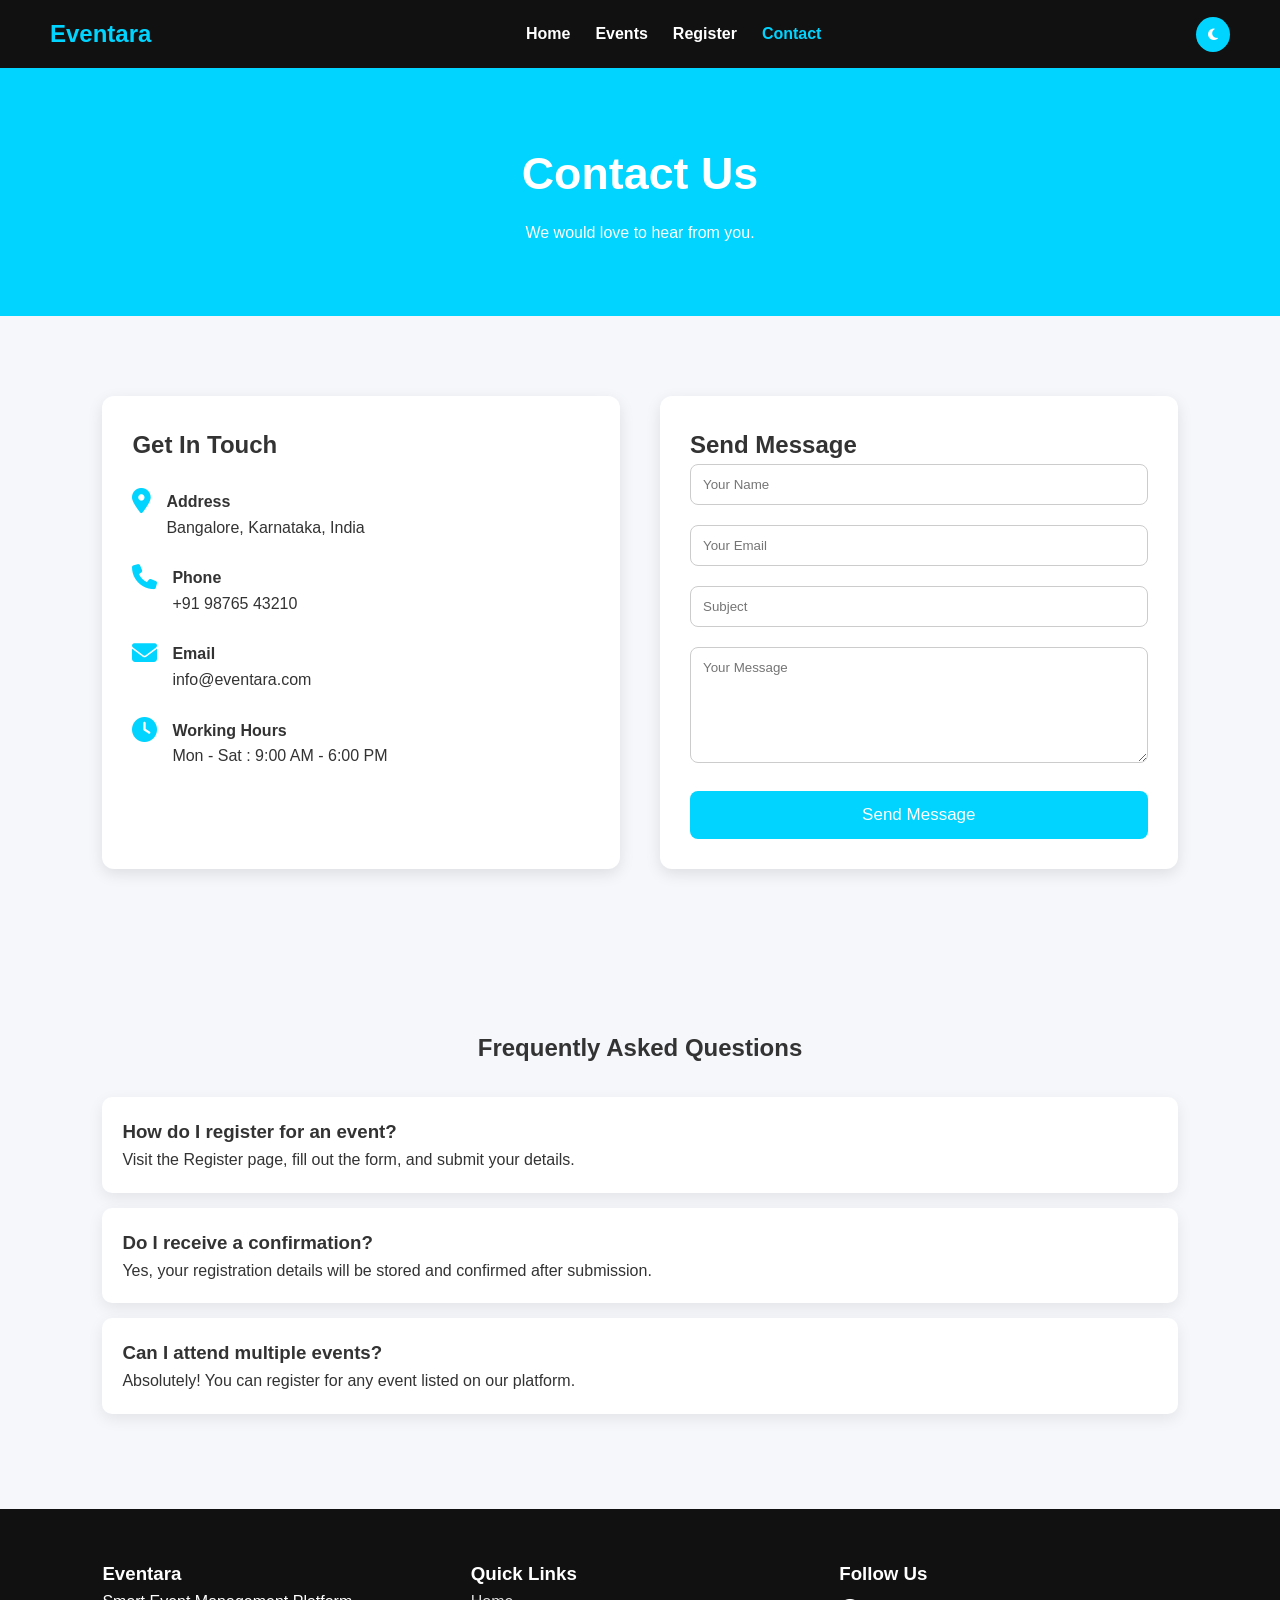
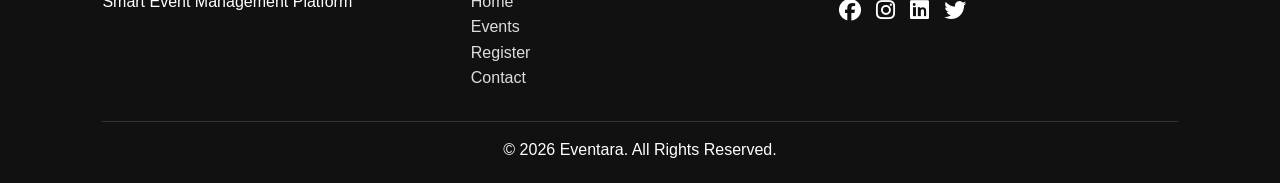
<file: Eventara website/contact.html>
<!DOCTYPE html>
<html lang="en">
<head>
    <meta charset="UTF-8">
    <meta name="viewport" content="width=device-width, initial-scale=1.0">
    <title>Eventara - Contact Us</title>

    <link rel="stylesheet" href="style.css">

    <link rel="stylesheet"
    href="https://cdnjs.cloudflare.com/ajax/libs/font-awesome/6.5.1/css/all.min.css">
</head>
<body>

    <!-- Header -->
    <header>
        <div class="logo">
            <h2>Eventara</h2>
        </div>

        <nav>
            <ul>
                <li><a href="index.html">Home</a></li>
                <li><a href="events.html">Events</a></li>
                <li><a href="register.html">Register</a></li>
                <li><a href="contact.html" class="active">Contact</a></li>
            </ul>
        </nav>

        <button id="themeToggle">
            <i class="fas fa-moon"></i>
        </button>
    </header>

    <!-- Banner -->
    <section class="page-banner">
        <h1>Contact Us</h1>
        <p>We would love to hear from you.</p>
    </section>

    <!-- Contact Section -->
    <section class="contact-section">

        <div class="contact-container">

            <!-- Contact Info -->
            <div class="contact-info">

                <h2>Get In Touch</h2>

                <div class="info-box">
                    <i class="fas fa-map-marker-alt"></i>
                    <div>
                        <h4>Address</h4>
                        <p>Bangalore, Karnataka, India</p>
                    </div>
                </div>

                <div class="info-box">
                    <i class="fas fa-phone"></i>
                    <div>
                        <h4>Phone</h4>
                        <p>+91 98765 43210</p>
                    </div>
                </div>

                <div class="info-box">
                    <i class="fas fa-envelope"></i>
                    <div>
                        <h4>Email</h4>
                        <p>info@eventara.com</p>
                    </div>
                </div>

                <div class="info-box">
                    <i class="fas fa-clock"></i>
                    <div>
                        <h4>Working Hours</h4>
                        <p>Mon - Sat : 9:00 AM - 6:00 PM</p>
                    </div>
                </div>

            </div>

            <!-- Contact Form -->
            <div class="contact-form">

                <h2>Send Message</h2>

                <form id="contactForm">

                    <div class="input-group">
                        <input
                            type="text"
                            id="contactName"
                            placeholder="Your Name"
                            required>
                    </div>

                    <div class="input-group">
                        <input
                            type="email"
                            id="contactEmail"
                            placeholder="Your Email"
                            required>
                    </div>

                    <div class="input-group">
                        <input
                            type="text"
                            id="contactSubject"
                            placeholder="Subject"
                            required>
                    </div>

                    <div class="input-group">
                        <textarea
                            id="contactMessage"
                            rows="6"
                            placeholder="Your Message"
                            required></textarea>
                    </div>

                    <button type="submit" class="submit-btn">
                        Send Message
                    </button>

                </form>

                <div id="contactSuccess" class="success-message">
                    Message Sent Successfully! ✅
                </div>

            </div>

        </div>

    </section>

    <!-- FAQ Section -->
    <section class="faq-section">

        <h2>Frequently Asked Questions</h2>

        <div class="faq-container">

            <div class="faq-item">
                <h3>How do I register for an event?</h3>
                <p>
                    Visit the Register page, fill out the form,
                    and submit your details.
                </p>
            </div>

            <div class="faq-item">
                <h3>Do I receive a confirmation?</h3>
                <p>
                    Yes, your registration details will be stored
                    and confirmed after submission.
                </p>
            </div>

            <div class="faq-item">
                <h3>Can I attend multiple events?</h3>
                <p>
                    Absolutely! You can register for any event
                    listed on our platform.
                </p>
            </div>

        </div>

    </section>

    <!-- Footer -->
    <footer>

        <div class="footer-content">

            <div>
                <h3>Eventara</h3>
                <p>Smart Event Management Platform</p>
            </div>

            <div>
                <h3>Quick Links</h3>
                <p><a href="index.html">Home</a></p>
                <p><a href="events.html">Events</a></p>
                <p><a href="register.html">Register</a></p>
                <p><a href="contact.html">Contact</a></p>
            </div>

            <div>
                <h3>Follow Us</h3>

                <div class="social-icons">
                    <i class="fab fa-facebook"></i>
                    <i class="fab fa-instagram"></i>
                    <i class="fab fa-linkedin"></i>
                    <i class="fab fa-twitter"></i>
                </div>
            </div>

        </div>

        <p class="copyright">
            © 2026 Eventara. All Rights Reserved.
        </p>

    </footer>

    <script src="script.js"></script>

</body>
</html>
</file>
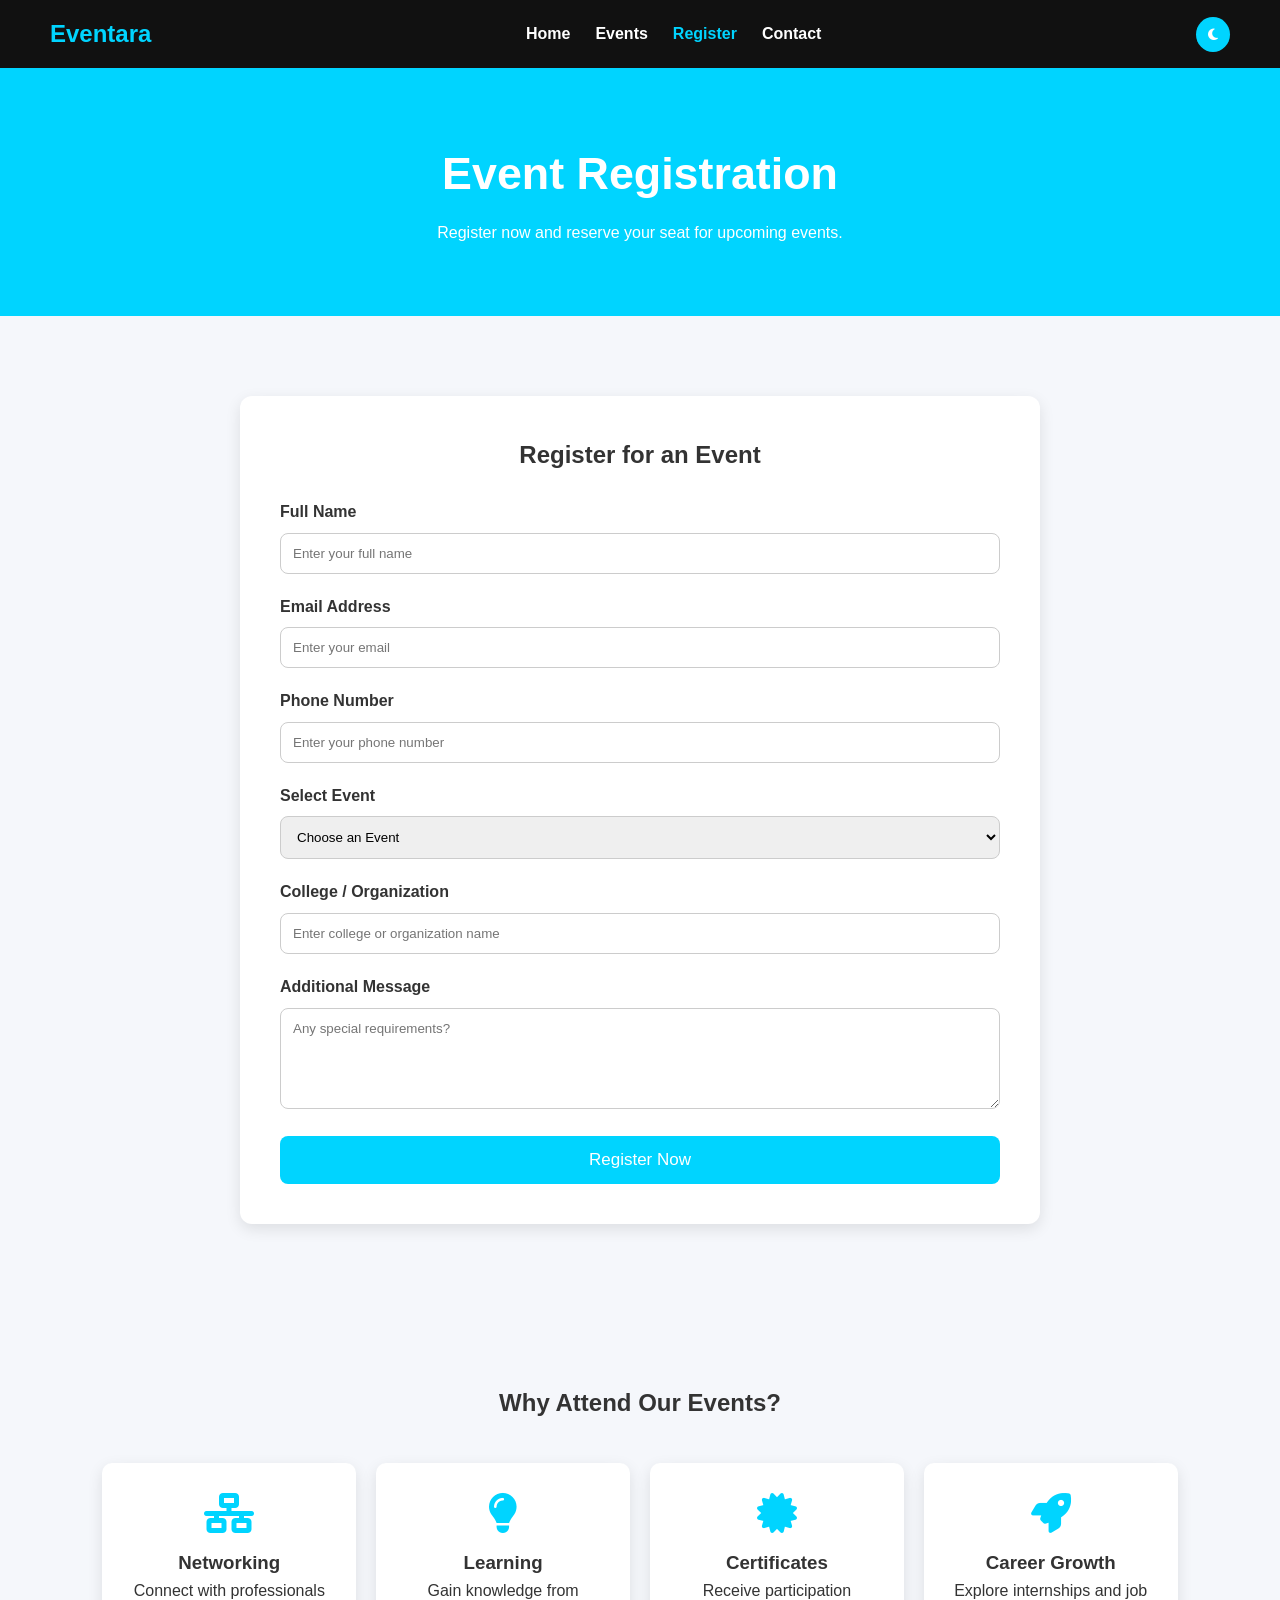
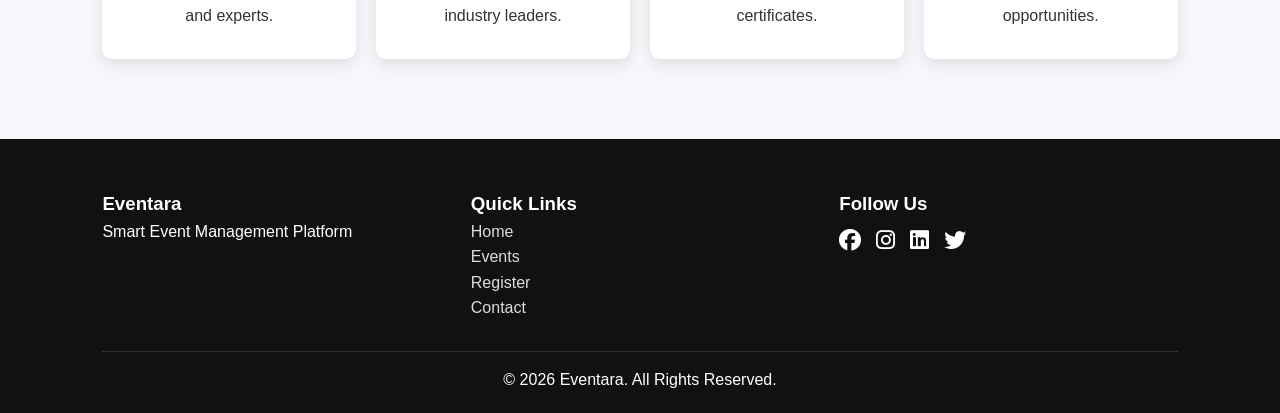
<file: Eventara website/register.html>
<!DOCTYPE html>
<html lang="en">
<head>
    <meta charset="UTF-8">
    <meta name="viewport" content="width=device-width, initial-scale=1.0">
    <title>Eventara - Event Registration</title>

    <link rel="stylesheet" href="style.css">

    <link rel="stylesheet"
    href="https://cdnjs.cloudflare.com/ajax/libs/font-awesome/6.5.1/css/all.min.css">
</head>

<body>

    <!-- Header -->
    <header>
        <div class="logo">
            <h2>Eventara</h2>
        </div>

        <nav>
            <ul>
                <li><a href="index.html">Home</a></li>
                <li><a href="events.html">Events</a></li>
                <li><a href="register.html" class="active">Register</a></li>
                <li><a href="contact.html">Contact</a></li>
            </ul>
        </nav>

        <button id="themeToggle">
            <i class="fas fa-moon"></i>
        </button>
    </header>

    <!-- Banner -->
    <section class="page-banner">
        <h1>Event Registration</h1>
        <p>Register now and reserve your seat for upcoming events.</p>
    </section>

    <!-- Registration Form -->
    <section class="register-section">

        <div class="register-container">

            <h2>Register for an Event</h2>

            <form id="registerForm">

                <div class="input-group">
                    <label>Full Name</label>
                    <input
                        type="text"
                        id="name"
                        placeholder="Enter your full name"
                        required>
                </div>

                <div class="input-group">
                    <label>Email Address</label>
                    <input
                        type="email"
                        id="email"
                        placeholder="Enter your email"
                        required>
                </div>

                <div class="input-group">
                    <label>Phone Number</label>
                    <input
                        type="tel"
                        id="phone"
                        placeholder="Enter your phone number"
                        required>
                </div>

                <div class="input-group">
                    <label>Select Event</label>
                    <select id="event" required>

                        <option value="">Choose an Event</option>

                        <option>Tech Fest 2026</option>

                        <option>Music Carnival</option>

                        <option>AI Workshop</option>

                        <option>Startup Summit</option>

                        <option>National Hackathon</option>

                        <option>Business Conference</option>

                        <option>Cultural Fest</option>

                        <option>Career Fair</option>

                    </select>
                </div>

                <div class="input-group">
                    <label>College / Organization</label>
                    <input
                        type="text"
                        id="college"
                        placeholder="Enter college or organization name"
                        required>
                </div>

                <div class="input-group">
                    <label>Additional Message</label>
                    <textarea
                        id="message"
                        rows="5"
                        placeholder="Any special requirements?"></textarea>
                </div>

                <button type="submit" class="submit-btn">
                    Register Now
                </button>

            </form>

            <!-- Success Message -->
            <div id="successMessage" class="success-message">
                Registration Successful! 🎉
            </div>

        </div>

    </section>

    <!-- Benefits Section -->
    <section class="benefits">

        <h2>Why Attend Our Events?</h2>

        <div class="benefit-grid">

            <div class="benefit-card">
                <i class="fas fa-network-wired"></i>
                <h3>Networking</h3>
                <p>Connect with professionals and experts.</p>
            </div>

            <div class="benefit-card">
                <i class="fas fa-lightbulb"></i>
                <h3>Learning</h3>
                <p>Gain knowledge from industry leaders.</p>
            </div>

            <div class="benefit-card">
                <i class="fas fa-certificate"></i>
                <h3>Certificates</h3>
                <p>Receive participation certificates.</p>
            </div>

            <div class="benefit-card">
                <i class="fas fa-rocket"></i>
                <h3>Career Growth</h3>
                <p>Explore internships and job opportunities.</p>
            </div>

        </div>

    </section>

    <!-- Footer -->
    <footer>

        <div class="footer-content">

            <div>
                <h3>Eventara</h3>
                <p>Smart Event Management Platform</p>
            </div>

            <div>
                <h3>Quick Links</h3>
                <p><a href="index.html">Home</a></p>
                <p><a href="events.html">Events</a></p>
                <p><a href="register.html">Register</a></p>
                <p><a href="contact.html">Contact</a></p>
            </div>

            <div>
                <h3>Follow Us</h3>

                <div class="social-icons">
                    <i class="fab fa-facebook"></i>
                    <i class="fab fa-instagram"></i>
                    <i class="fab fa-linkedin"></i>
                    <i class="fab fa-twitter"></i>
                </div>

            </div>

        </div>

        <p class="copyright">
            © 2026 Eventara. All Rights Reserved.
        </p>

    </footer>

    <script src="script.js"></script>

</body>
</html>
</file>
<file: Eventara website/style.css>
/* =========================
   GLOBAL STYLES
========================= */
*{
    margin:0;
    padding:0;
    box-sizing:border-box;
    font-family:Arial, Helvetica, sans-serif;
}

body{
    background:#f5f7fb;
    color:#333;
    line-height:1.6;
}

/* =========================
   HEADER
========================= */
header{
    background:#111;
    color:#fff;
    padding:15px 50px;
    display:flex;
    justify-content:space-between;
    align-items:center;
    position:sticky;
    top:0;
    z-index:1000;
}

.logo h2{
    color:#00d4ff;
}

nav ul{
    list-style:none;
    display:flex;
    gap:25px;
}

nav ul li a{
    color:white;
    text-decoration:none;
    font-weight:600;
    transition:0.3s;
}

nav ul li a:hover,
nav ul li a.active{
    color:#00d4ff;
}

#themeToggle{
    background:#00d4ff;
    border:none;
    color:white;
    padding:10px 12px;
    border-radius:50%;
    cursor:pointer;
}

/* =========================
   HERO SECTION
========================= */
.hero{
    min-height:90vh;
    display:flex;
    justify-content:center;
    align-items:center;
    text-align:center;
    background:linear-gradient(rgba(0,0,0,.6),
    rgba(0,0,0,.6)),
    url("https://images.unsplash.com/photo-1511578314322-379afb476865?w=1600")
    center/cover;
    color:white;
}

.hero-content{
    max-width:800px;
    padding:20px;
}

.hero h1{
    font-size:3rem;
    margin-bottom:20px;
}

.hero p{
    font-size:1.2rem;
    margin-bottom:25px;
}

.btn{
    display:inline-block;
    background:#00d4ff;
    color:white;
    padding:12px 25px;
    border-radius:8px;
    text-decoration:none;
    transition:0.3s;
}

.btn:hover{
    background:#009ec3;
}

/* =========================
   PAGE BANNER
========================= */
.page-banner{
    text-align:center;
    background:#00d4ff;
    color:white;
    padding:70px 20px;
}

.page-banner h1{
    font-size:2.8rem;
}

.page-banner p{
    margin-top:10px;
}

/* =========================
   SECTION TITLES
========================= */
.section-title{
    text-align:center;
    margin-bottom:40px;
}

.section-title h2{
    font-size:2.3rem;
}

/* =========================
   STATS
========================= */
.stats{
    padding:70px 8%;
    display:grid;
    grid-template-columns:repeat(auto-fit,minmax(220px,1fr));
    gap:25px;
}

.stat-box{
    background:white;
    text-align:center;
    padding:30px;
    border-radius:12px;
    box-shadow:0 5px 15px rgba(0,0,0,0.1);
}

.stat-box i{
    font-size:40px;
    color:#00d4ff;
    margin-bottom:15px;
}

.stat-box h2{
    margin-bottom:10px;
}

/* =========================
   ABOUT
========================= */
.about{
    padding:80px 8%;
}

.about-grid{
    display:grid;
    grid-template-columns:repeat(auto-fit,minmax(250px,1fr));
    gap:25px;
}

.about-card{
    background:white;
    padding:30px;
    text-align:center;
    border-radius:12px;
    box-shadow:0 5px 15px rgba(0,0,0,0.1);
}

.about-card i{
    font-size:45px;
    color:#00d4ff;
    margin-bottom:15px;
}

/* =========================
   EVENTS
========================= */
.events-preview,
.events-page{
    padding:80px 8%;
}

.event-container,
.events-page{
    display:grid;
    grid-template-columns:repeat(auto-fit,minmax(300px,1fr));
    gap:30px;
}

.event-card{
    background:white;
    border-radius:12px;
    overflow:hidden;
    box-shadow:0 5px 15px rgba(0,0,0,0.1);
    transition:0.3s;
}

.event-card:hover{
    transform:translateY(-8px);
}

.event-card img{
    width:100%;
    height:220px;
    object-fit:cover;
}

.event-info{
    padding:20px;
}

.event-info h3{
    margin-bottom:10px;
}

.event-info p{
    margin-bottom:8px;
}

.card-btn{
    display:inline-block;
    margin-top:10px;
    text-decoration:none;
    background:#00d4ff;
    color:white;
    padding:10px 18px;
    border-radius:6px;
}

.card-btn:hover{
    background:#009ec3;
}

/* =========================
   SEARCH BOX
========================= */
.search-section{
    text-align:center;
    padding:30px;
}

.search-section input{
    width:70%;
    max-width:600px;
    padding:14px;
    border:1px solid #ccc;
    border-radius:8px;
    font-size:16px;
}

/* =========================
   CATEGORIES
========================= */
.categories{
    padding:80px 8%;
    text-align:center;
}

.category-grid{
    margin-top:40px;
    display:grid;
    grid-template-columns:repeat(auto-fit,minmax(180px,1fr));
    gap:20px;
}

.category-card{
    background:white;
    padding:30px;
    border-radius:10px;
    box-shadow:0 5px 15px rgba(0,0,0,0.1);
}

.category-card i{
    font-size:40px;
    color:#00d4ff;
    margin-bottom:15px;
}

/* =========================
   REGISTER FORM
========================= */
.register-section{
    padding:80px 8%;
}

.register-container{
    max-width:800px;
    margin:auto;
    background:white;
    padding:40px;
    border-radius:12px;
    box-shadow:0 5px 15px rgba(0,0,0,0.1);
}

.register-container h2{
    text-align:center;
    margin-bottom:25px;
}

.input-group{
    margin-bottom:20px;
}

.input-group label{
    display:block;
    margin-bottom:8px;
    font-weight:bold;
}

.input-group input,
.input-group select,
.input-group textarea{
    width:100%;
    padding:12px;
    border:1px solid #ccc;
    border-radius:8px;
}

.submit-btn{
    width:100%;
    padding:14px;
    background:#00d4ff;
    color:white;
    border:none;
    border-radius:8px;
    cursor:pointer;
    font-size:17px;
}

.submit-btn:hover{
    background:#009ec3;
}

.success-message{
    display:none;
    margin-top:20px;
    text-align:center;
    background:#d4edda;
    color:#155724;
    padding:12px;
    border-radius:8px;
}

/* =========================
   BENEFITS
========================= */
.benefits{
    padding:80px 8%;
    text-align:center;
}

.benefit-grid{
    margin-top:40px;
    display:grid;
    grid-template-columns:repeat(auto-fit,minmax(220px,1fr));
    gap:20px;
}

.benefit-card{
    background:white;
    padding:30px;
    border-radius:10px;
    box-shadow:0 5px 15px rgba(0,0,0,0.1);
}

.benefit-card i{
    font-size:40px;
    color:#00d4ff;
    margin-bottom:15px;
}

/* =========================
   CONTACT
========================= */
.contact-section{
    padding:80px 8%;
}

.contact-container{
    display:grid;
    grid-template-columns:1fr 1fr;
    gap:40px;
}

.contact-info,
.contact-form{
    background:white;
    padding:30px;
    border-radius:12px;
    box-shadow:0 5px 15px rgba(0,0,0,0.1);
}

.info-box{
    display:flex;
    gap:15px;
    margin-top:25px;
}

.info-box i{
    color:#00d4ff;
    font-size:25px;
}

/* =========================
   FAQ
========================= */
.faq-section{
    padding:80px 8%;
}

.faq-section h2{
    text-align:center;
    margin-bottom:30px;
}

.faq-item{
    background:white;
    padding:20px;
    margin-bottom:15px;
    border-radius:10px;
    box-shadow:0 5px 15px rgba(0,0,0,0.08);
}

/* =========================
   COUNTDOWN
========================= */
.countdown-section{
    background:#111;
    color:white;
    text-align:center;
    padding:80px 20px;
}

.countdown{
    margin-top:30px;
    display:flex;
    justify-content:center;
    gap:20px;
    flex-wrap:wrap;
}

.time-box{
    background:#00d4ff;
    padding:20px;
    border-radius:10px;
    min-width:100px;
}

.time-box span{
    font-size:30px;
    font-weight:bold;
    display:block;
}

/* =========================
   TESTIMONIALS
========================= */
.testimonials{
    padding:80px 8%;
}

.testimonial-container{
    display:grid;
    grid-template-columns:repeat(auto-fit,minmax(250px,1fr));
    gap:20px;
}

.testimonial-card{
    background:white;
    padding:25px;
    border-radius:10px;
    box-shadow:0 5px 15px rgba(0,0,0,0.1);
}

/* =========================
   CTA
========================= */
.cta{
    text-align:center;
    background:#00d4ff;
    color:white;
    padding:80px 20px;
}

.cta h2{
    margin-bottom:15px;
}

.cta p{
    margin-bottom:20px;
}

/* =========================
   FOOTER
========================= */
footer{
    background:#111;
    color:white;
    padding:50px 8% 20px;
}

.footer-content{
    display:grid;
    grid-template-columns:repeat(auto-fit,minmax(250px,1fr));
    gap:30px;
}

.footer-content a{
    color:#ddd;
    text-decoration:none;
}

.social-icons{
    display:flex;
    gap:15px;
    font-size:22px;
    margin-top:10px;
}

.copyright{
    text-align:center;
    margin-top:30px;
    border-top:1px solid #333;
    padding-top:15px;
}

/* =========================
   DARK MODE
========================= */
.dark-mode{
    background:#121212;
    color:white;
}

.dark-mode .event-card,
.dark-mode .about-card,
.dark-mode .benefit-card,
.dark-mode .category-card,
.dark-mode .stat-box,
.dark-mode .contact-info,
.dark-mode .contact-form,
.dark-mode .faq-item,
.dark-mode .register-container,
.dark-mode .testimonial-card{
    background:#1f1f1f;
    color:white;
}

/* =========================
   RESPONSIVE
========================= */
@media(max-width:768px){

    header{
        flex-direction:column;
        gap:15px;
    }

    nav ul{
        flex-wrap:wrap;
        justify-content:center;
    }

    .hero h1{
        font-size:2rem;
    }

    .contact-container{
        grid-template-columns:1fr;
    }

    .search-section input{
        width:95%;
    }
}
</file>
